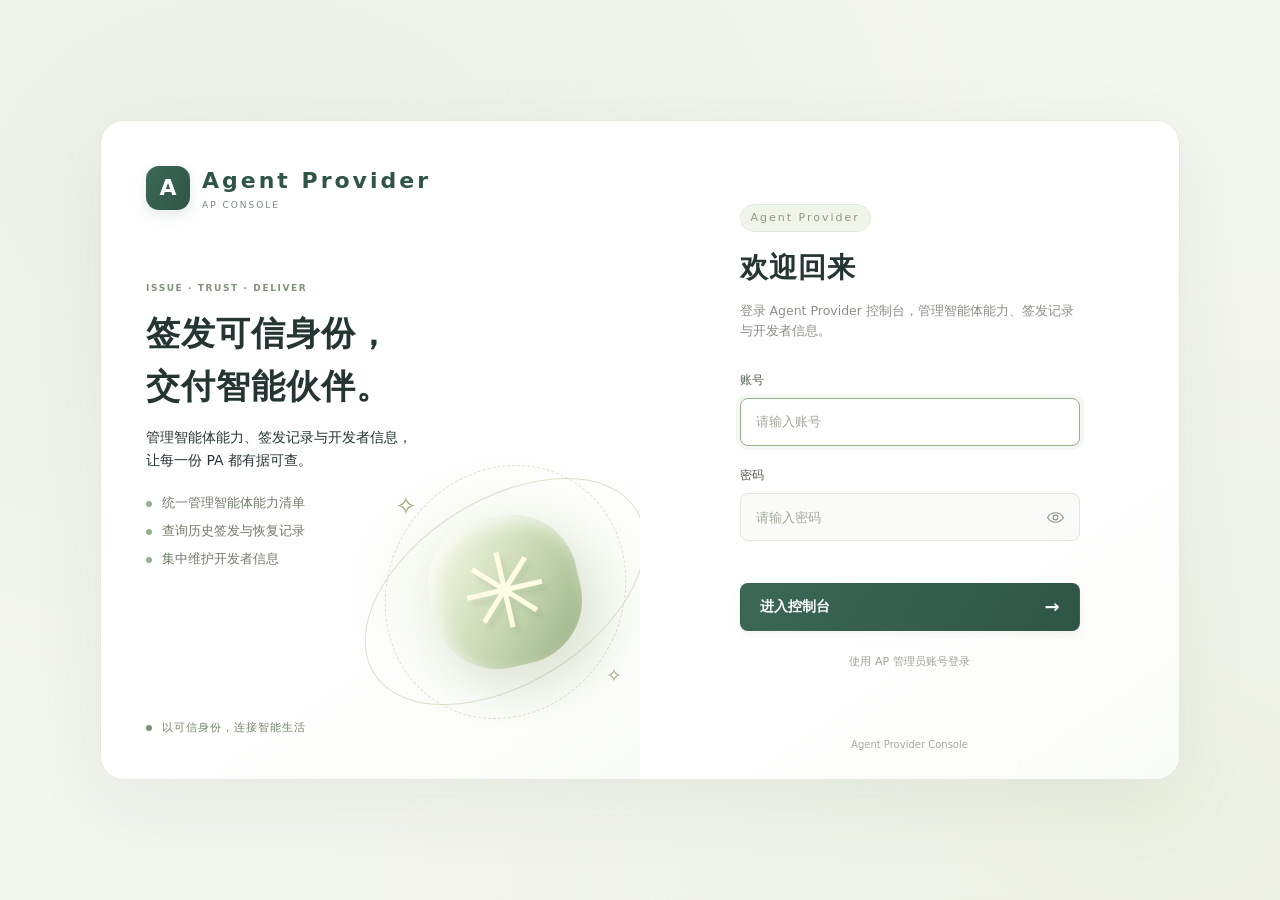
<file: app/web_ap/login.html>
<!doctype html>
<html lang="zh-CN">
<head>
<meta charset="utf-8">
<meta name="viewport" content="width=device-width, initial-scale=1">
<title>登录 · Agent Provider 控制台</title>
<style>
/* ============================================================
   AP 登录页 — 与 User 端 login.html 同构
   左：品牌欢迎区（米绿渐变 + 几何装饰）
   右：登录表单区
   ============================================================ */

:root {
  /* 品牌色（User 端同款墨绿系统） */
  --primary: #315c4c;
  --primary-hover: #274a3d;
  --primary-soft: #edf2eb;
  --primary-ink: #2f5545;
  --primary-border: #dbe5d3;

  /* 中性色 */
  --ink: #253632;
  --muted: #7a8580;
  --muted-2: #9aa79a;
  --border: #e4e9df;
  --bg: #f3f5ef;

  /* 语义色 */
  --danger: #ad5e4f;
  --danger-soft: #fff4ee;
  --danger-border: #f3d8c8;

  /* 圆角 */
  --radius-shell: 24px;
  --radius-btn: 8px;
  --radius-sm: 8px;

  --font-sans: "Segoe UI", "Microsoft YaHei", system-ui, -apple-system, sans-serif;

  --shadow-shell: 0 24px 80px #344b3910;
  --shadow-btn: 0 3px 8px #315c4c13;
}

* { box-sizing: border-box; }

html, body { height: 100%; }

body {
  margin: 0;
  background: var(--bg);
  color: var(--ink);
  font-family: var(--font-sans);
  font-size: 14px;
  line-height: 1.6;
  -webkit-font-smoothing: antialiased;
}

/* ---------- 外壳 ---------- */

.login-page {
  min-height: 100vh;
  min-height: 100svh;
  display: grid;
  place-items: center;
  padding: 40px;
  background:
    radial-gradient(ellipse at 20% 20%, #e5eddc99, transparent 55%),
    radial-gradient(ellipse at 90% 90%, #edf1e2, transparent 50%),
    var(--bg);
}

.login-shell {
  width: min(1080px, 100%);
  min-height: 660px;
  display: grid;
  grid-template-columns: 1fr 1fr;
  background: #fff;
  border: 1px solid var(--border);
  border-radius: var(--radius-shell);
  overflow: hidden;
  box-shadow: var(--shadow-shell);
  animation: welcome-enter 700ms cubic-bezier(.2,.7,.2,1) both;
}

/* ---------- 左：欢迎区 ---------- */

.welcome {
  position: relative;
  overflow: hidden;
  background: linear-gradient(145deg, #fff 65%, #f9fbf6);
  padding: 42px 45px;
  display: flex;
  flex-direction: column;
}

.brand {
  display: flex;
  align-items: center;
  gap: 12px;
  font-size: 22px;
  font-weight: 650;
  letter-spacing: 3px;
  color: var(--primary-ink);
  text-decoration: none;
  z-index: 1;
}
.brand small {
  display: block;
  font-size: 9px;
  letter-spacing: 2px;
  color: var(--muted);
  font-weight: 400;
}
.brand-icon {
  width: 44px;
  height: 44px;
  border-radius: 13px;
  display: inline-grid;
  place-items: center;
  background: linear-gradient(125deg, #3c6855, #2f5545);
  color: #fff;
  font-size: 22px;
  letter-spacing: 0;
  font-weight: 700;
  box-shadow: 0 5px 14px #315c4c20;
}

.welcome-copy {
  position: relative;
  z-index: 1;
  margin-top: 68px;
}
.welcome-copy .eyebrow {
  font-size: 9px;
  letter-spacing: 1.6px;
  color: #83917f !important;
  font-weight: 600;
  margin: 0 0 12px;
  text-transform: uppercase;
}
.welcome-copy h1 {
  font-size: 34px;
  line-height: 1.55;
  letter-spacing: 1px;
  margin: 0 0 14px;
  color: var(--ink);
  font-weight: 600;
}
.welcome-copy > p:last-child {
  font-size: 13px;
  line-height: 1.9;
  color: #788570;
  margin: 0;
}

/* 产品能力小列表（新增） */
.welcome-points {
  list-style: none;
  padding: 0;
  margin: 22px 0 0;
  display: flex;
  flex-direction: column;
  gap: 8px;
  position: relative;
  z-index: 1;
}
.welcome-points li {
  font-size: 12.5px;
  color: #6f7d6a;
  padding-left: 16px;
  position: relative;
}
.welcome-points li::before {
  content: "";
  position: absolute;
  left: 0; top: 8px;
  width: 6px; height: 6px;
  border-radius: 50%;
  background: #95b18a;
}

.welcome-foot {
  position: relative;
  z-index: 1;
  margin-top: auto;
  padding-top: 120px;
  font-size: 11px;
  letter-spacing: 1px;
  color: #75876b;
}
.green-dot {
  display: inline-block;
  width: 6px;
  height: 6px;
  background: #759778;
  border-radius: 50%;
  margin-right: 6px;
  vertical-align: middle;
}

/* 装饰几何图形 */
.welcome-art {
  position: absolute;
  width: 330px;
  height: 285px;
  right: -30px;
  bottom: 45px;
  display: grid;
  place-items: center;
  background: radial-gradient(ellipse, #d2deba66, transparent 67%);
  pointer-events: none;
}
.welcome-orb {
  width: 150px;
  height: 150px;
  display: grid;
  place-items: center;
  border-radius: 43%;
  transform: rotate(-13deg);
  background: linear-gradient(130deg, #fffff0, #c2d4ac 60%, #96ae82);
  box-shadow: inset 6px 8px 18px #ffffffb0, 12px 25px 38px #6b825323;
  color: #fffce2;
  font-size: 105px;
  line-height: 1;
  text-shadow: 3px 7px 4px #6d845b22;
  animation: orb-float 7s ease-in-out infinite;
}
.welcome-ring {
  position: absolute;
  border: 1px solid #b6c99d88;
  border-radius: 50%;
  width: 310px;
  height: 185px;
  transform: rotate(-32deg);
  animation: ring-orbit 38s linear infinite;
}
.ring-two {
  width: 235px;
  height: 260px;
  border-style: dashed;
  transform: rotate(30deg);
  animation-duration: 49s;
  animation-direction: reverse;
}
.spark {
  position: absolute;
  color: #98ad7f;
  font-size: 26px;
  animation: twinkle 5s ease-in-out infinite;
}
.spark-one { top: 37px; left: 55px; }
.spark-two { bottom: 44px; right: 48px; font-size: 19px; animation-delay: -2.5s; }

/* ---------- 右：登录区 ---------- */

.login-side {
  position: relative;
  display: flex;
  align-items: center;
  justify-content: center;
  padding: 65px 55px 90px;
  background: linear-gradient(145deg, #fff 65%, #f9fbf6);
}

.login-content {
  width: 100%;
  max-width: 340px;
  animation: welcome-enter 800ms 100ms cubic-bezier(.2,.7,.2,1) both;
}

.login-kicker {
  font-size: 11px;
  letter-spacing: 2px;
  color: #8a9982;
  padding: 4px 10px;
  border-radius: 20px;
  background: #f0f5ea;
  border: 1px solid #e2eadb;
  display: inline-block;
}

.login-content h2 {
  font-size: 28px;
  letter-spacing: 1px;
  margin: 14px 0 10px;
  color: var(--ink);
  font-weight: 600;
}

.login-description {
  color: #899187;
  font-size: 12.5px;
  margin: 0 0 30px;
}

/* 表单 */
.login-content label {
  display: block;
  font-size: 12px;
  margin: 20px 0 8px;
  color: #52634f;
  font-weight: 550;
}

.login-content input {
  width: 100%;
  height: 48px;
  padding: 12px 15px;
  font: inherit;
  font-size: 13px;
  background: #fafbf8;
  border: 1px solid #e0e6da;
  border-radius: var(--radius-sm);
  color: var(--ink);
  outline: none;
  transition: border-color 200ms ease, box-shadow 200ms ease, background-color 200ms ease;
}
.login-content input::placeholder { color: #a0a99a; }
.login-content input:hover { border-color: #d5dccc; }
.login-content input:focus {
  background-color: #fff;
  border-color: #95b18a;
  box-shadow: 0 0 0 4px #9cb68a1c;
}

.password-field { position: relative; }
.password-field input { padding-right: 49px; }
.password-field button {
  position: absolute;
  right: 5px; top: 5px;
  width: 39px; height: 39px;
  display: grid; place-items: center;
  background: none;
  color: #8b9983;
  border: none;
  border-radius: 6px;
  cursor: pointer;
  transition: background 180ms ease, color 180ms ease;
}
.password-field button:hover { background: #edf2eb; color: var(--primary-ink); }

/* 错误提示 */
#login-error {
  min-height: 24px;
  margin: 12px 0 6px;
  font-size: 12px;
  color: var(--danger);
  transition: padding 200ms ease, background 200ms ease;
}
#login-error:not(:empty) {
  padding: 9px 12px;
  background: var(--danger-soft);
  border-radius: 7px;
  border-left: 3px solid #d8a082;
  animation: message-enter 240ms ease-out;
}

/* 提交按钮 */
.login-submit {
  width: 100%;
  height: 48px;
  margin-top: 6px;
  display: flex;
  align-items: center;
  justify-content: space-between;
  padding: 0 19px;
  font: inherit;
  font-size: 13.5px;
  font-weight: 600;
  color: #fff;
  background: linear-gradient(125deg, #3c6855, #2f5545);
  border: 1px solid #2f55451a;
  border-radius: var(--radius-btn);
  box-shadow: var(--shadow-btn);
  cursor: pointer;
  transition: transform 180ms ease, box-shadow 180ms ease, background 180ms ease;
}
.login-submit:hover:not(:disabled) {
  transform: translateY(-2px);
  box-shadow: 0 6px 16px #315c4c25;
  background: linear-gradient(125deg, #355c4b, #274a3d);
}
.login-submit:active:not(:disabled) {
  transform: translateY(1px) scale(.985);
  box-shadow: none;
  transition-duration: 70ms;
}
.login-submit:disabled { opacity: .65; cursor: not-allowed; }
.login-submit span {
  font-size: 18px;
  transition: transform 180ms ease;
}
.login-submit:hover:not(:disabled) span { transform: translateX(4px); }
.login-submit:focus-visible {
  outline: 3px solid #a3bf96;
  outline-offset: 3px;
}

/* busy 状态小转圈 */
.login-submit[aria-busy="true"]::after {
  content: '';
  width: 15px; height: 15px;
  border: 2px solid #ffffff55;
  border-top-color: #fff;
  border-radius: 50%;
  animation: spin 850ms linear infinite;
}

.login-help {
  text-align: center;
  font-size: 11px;
  color: #9ca594;
  margin: 22px 0 0;
}

.login-footer {
  position: absolute;
  bottom: 26px;
  left: 15px; right: 15px;
  text-align: center;
  font-size: 10px;
  color: #a4ad9d;
  margin: 0;
}

/* ---------- 动画 ---------- */

@keyframes welcome-enter {
  from { opacity: 0; transform: translateY(12px); }
  to   { opacity: 1; transform: translateY(0); }
}
@keyframes message-enter {
  from { opacity: 0; transform: translateY(3px); }
  to   { opacity: 1; transform: translateY(0); }
}
@keyframes orb-float {
  0%, 100% { transform: translateY(0) rotate(-13deg); }
  50%      { transform: translateY(-10px) rotate(-7deg); }
}
@keyframes ring-orbit {
  from { transform: rotate(-32deg); }
  to   { transform: rotate(328deg); }
}
@keyframes twinkle {
  0%, 100% { opacity: .45; transform: scale(.9); }
  50%      { opacity: .9;  transform: scale(1.08); }
}
@keyframes spin { to { transform: rotate(360deg); } }

/* ---------- 响应式 ---------- */

@media (max-width: 760px) {
  .login-page { padding: 20px; }
  .login-shell {
    grid-template-columns: 1fr;
    max-width: 470px;
    min-height: 0;
    border-radius: 18px;
  }
  .welcome {
    padding: 27px 30px;
    min-height: 205px;
  }
  .welcome-copy { margin-top: 22px; }
  .welcome-copy .eyebrow,
  .welcome-copy > p:last-child,
  .welcome-points,
  .welcome-foot { display: none; }
  .welcome-copy h1 { font-size: 24px; line-height: 1.5; margin: 0; }
  .welcome-art {
    width: 180px; height: 170px;
    right: -8px; bottom: -22px;
    opacity: .65;
  }
  .welcome-orb { width: 85px; height: 85px; font-size: 62px; }
  .welcome-ring { width: 170px; height: 105px; }
  .ring-two { width: 130px; height: 145px; }
  .spark { display: none; }
  .login-side { padding: 33px 30px 72px; }
  .login-content { max-width: none; }
  .login-content h2 { font-size: 26px; margin-top: 8px; }
  .login-description { margin-bottom: 23px; }
  .login-footer { bottom: 21px; }
  .login-content label { margin-top: 17px; }
}

@media (prefers-reduced-motion: reduce) {
  *, *::before, *::after {
    animation: none !important;
    transition: none !important;
  }
  .login-submit:hover:not(:disabled) { transform: none; }
  .login-submit:hover:not(:disabled) span { transform: none; }
}
</style>
</head>
<body>

<div class="login-page">
  <div class="login-shell">

    <!-- ============ 左：欢迎区 ============ -->
    <section class="welcome" aria-label="品牌欢迎">
      <a class="brand" href="/ap/login">
        <span class="brand-icon">A</span>
        <span>
          Agent Provider
          <small>AP CONSOLE</small>
        </span>
      </a>

      <div class="welcome-copy">
        <p class="eyebrow">ISSUE · TRUST · DELIVER</p>
        <h1>签发可信身份，<br>交付智能伙伴。</h1>
        <p>管理智能体能力、签发记录与开发者信息，<br>让每一份 PA 都有据可查。</p>

        <ul class="welcome-points">
          <li>统一管理智能体能力清单</li>
          <li>查询历史签发与恢复记录</li>
          <li>集中维护开发者信息</li>
        </ul>
      </div>

      <div class="welcome-art" aria-hidden="true">
        <div class="welcome-ring ring-one"></div>
        <div class="welcome-ring ring-two"></div>
        <div class="welcome-orb">✳</div>
        <span class="spark spark-one">✧</span>
        <span class="spark spark-two">✧</span>
      </div>

      <div class="welcome-foot">
        <span class="green-dot"></span> 以可信身份，连接智能生活
      </div>
    </section>

    <!-- ============ 右：登录区 ============ -->
    <section class="login-side" aria-labelledby="login-title">
      <div class="login-content">
        <span class="login-kicker">Agent Provider</span>
        <h2 id="login-title">欢迎回来</h2>
        <p class="login-description">登录 Agent Provider 控制台，管理智能体能力、签发记录与开发者信息。</p>

        <form id="login-form" autocomplete="on">
          <label for="username">账号</label>
          <input id="username" name="username" type="text"
                 placeholder="请输入账号" autocomplete="username"
                 autofocus maxlength="128" required>

          <label for="password">密码</label>
          <div class="password-field">
            <input id="password" name="password" type="password"
                   placeholder="请输入密码" autocomplete="current-password" required>
            <button type="button" id="toggle-password"
                    aria-label="显示密码" aria-pressed="false">
              <svg viewBox="0 0 24 24" width="19" height="19" fill="none"
                   stroke="currentColor" stroke-width="1.5" aria-hidden="true">
                <path d="M2 12s3.5-6 10-6 10 6 10 6-3.5 6-10 6S2 12 2 12Z"/>
                <circle cx="12" cy="12" r="3"/>
              </svg>
            </button>
          </div>

          <p id="login-error" role="alert" aria-live="polite"></p>

          <button type="submit" class="login-submit" id="submit">
            进入控制台 <span aria-hidden="true">→</span>
          </button>
        </form>

        <p class="login-help">使用 AP 管理员账号登录</p>
      </div>

      <p class="login-footer">Agent Provider Console</p>
    </section>

  </div>
</div>

<script>
(function () {
  var LOGIN_URL = "/v1/ap/login";
  var HOME_URL  = "/ap";

  var form      = document.getElementById('login-form');
  var userEl    = document.getElementById('username');
  var pwdEl     = document.getElementById('password');
  var btn       = document.getElementById('submit');
  var errBox    = document.getElementById('login-error');
  var toggle    = document.getElementById('toggle-password');

  /* ?next= 回跳，挡开放重定向 */
  var params = new URLSearchParams(location.search);
  var next   = params.get('next') || '';
  if (!next || next.charAt(0) !== '/' || next.indexOf('//') === 0) {
    next = HOME_URL;
  }

  /* 密码可见切换 */
  toggle.addEventListener('click', function () {
    var shown = pwdEl.type === 'text';
    pwdEl.type = shown ? 'password' : 'text';
    toggle.setAttribute('aria-pressed', String(!shown));
    toggle.setAttribute('aria-label', shown ? '显示密码' : '隐藏密码');
    pwdEl.focus();
  });

  function showError(msg) { errBox.textContent = msg; }
  function clearError()   { errBox.textContent = ''; }

  [userEl, pwdEl].forEach(function (el) {
    el.addEventListener('input', clearError);
  });

  form.addEventListener('submit', async function (e) {
    e.preventDefault();
    var u = userEl.value.trim();
    var p = pwdEl.value;

    if (!u) { showError('请输入账号'); userEl.focus(); return; }
    if (!p) { showError('请输入密码'); pwdEl.focus(); return; }

    btn.disabled = true;
    btn.setAttribute('aria-busy', 'true');
    btn.firstChild.nodeValue = '登录中 ';
    clearError();

    try {
      var r = await fetch(LOGIN_URL, {
        method: 'POST',
        headers: { 'Content-Type': 'application/json' },
        credentials: 'same-origin',
        body: JSON.stringify({ username: u, password: p })
      });

      if (r.ok) {
        btn.firstChild.nodeValue = '登录成功，正在进入 ';
        location.replace(next);
        return;
      }

      var msg = '登录失败，请重试';
      if (r.status === 401) {
        msg = '账号或密码错误';
      } else {
        try {
          var d = await r.json();
          if (d && (d.detail === 'unauthorized')) msg = '登录状态异常，请重试';
          else if (d && typeof d.detail === 'string' && d.detail !== 'invalid_credentials') msg = d.detail;
        } catch (_) {}
      }
      showError(msg);
    } catch (err) {
      showError('无法连接服务，请确认后端已启动');
    } finally {
      btn.disabled = false;
      btn.removeAttribute('aria-busy');
      btn.firstChild.nodeValue = '进入控制台 ';
    }
  });
})();
</script>
</body>
</html>
</file>
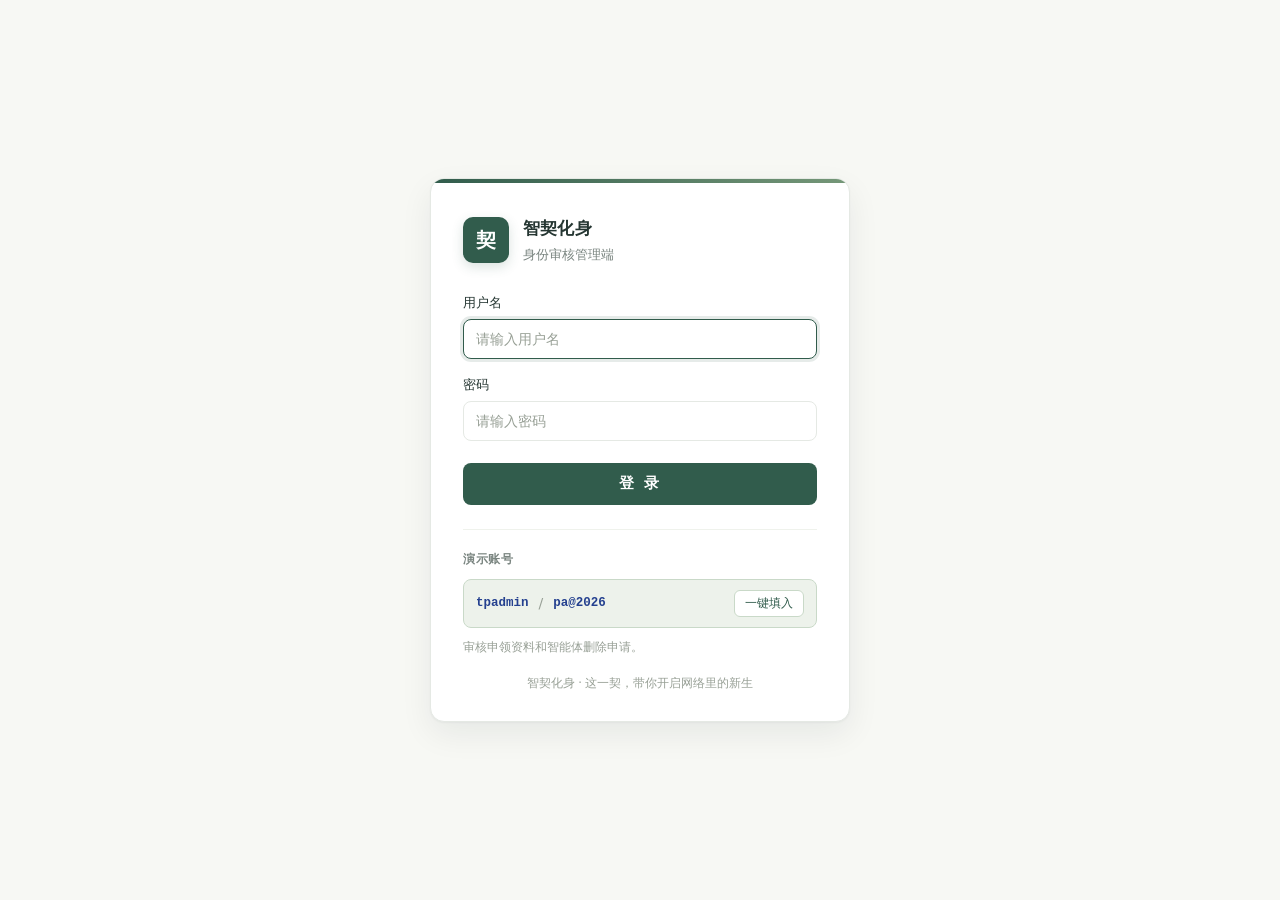
<file: app/web_tp/login.html>
<!doctype html>
<html lang="zh-CN">
<head>
<meta charset="utf-8">
<meta name="viewport" content="width=device-width, initial-scale=1">
<title>智契化身 · 身份审核登录</title>
<style>
  :root {
    --primary:        #315c4c;
    --primary-hover:  #274c3e;
    --primary-soft:   #edf2eb;
    --primary-border: #c9d9c8;
    --bg:             #f7f8f4;
    --surface:        #ffffff;
    --text-title:     #253632;
    --text-body:      #253632;
    --text-muted:     #7a8580;
    --text-faint:     #98a096;
    --border:         #e5e9e4;
    --divider:        #eff2ec;
    --danger:         #dc2626;
    --danger-soft:    #fef2f2;
    --radius-lg:      14px;
    --radius-md:      10px;
    --radius-sm:      8px;
  }
  * { box-sizing: border-box; }
  html, body { height: 100%; }
  body {
    margin: 0;
    background: var(--bg);
    color: var(--text-body);
    font-family: system-ui, -apple-system, "Segoe UI", "Microsoft YaHei", "PingFang SC", sans-serif;
    font-size: 14px;
    line-height: 1.6;
    display: flex;
    align-items: center;
    justify-content: center;
    padding: 24px;
    -webkit-font-smoothing: antialiased;
  }

  .card {
    width: 100%;
    max-width: 420px;
    background: var(--surface);
    border: 1px solid var(--border);
    border-radius: var(--radius-lg);
    box-shadow: 0 1px 2px rgba(15, 23, 42, .04), 0 12px 32px rgba(15, 23, 42, .07);
    overflow: hidden;
  }
  .card-bar { height: 4px; background: linear-gradient(90deg, #315c4c 0%, #759778 100%); }
  .card-body { padding: 32px 32px 28px; }

  .brand { display: flex; align-items: center; gap: 14px; margin-bottom: 28px; }
  .brand-mark {
    width: 46px; height: 46px; flex: 0 0 46px;
    border-radius: var(--radius-md);
    background: #315c4c;
    color: #fff;
    display: flex; align-items: center; justify-content: center;
    font-size: 20px; font-weight: 700; letter-spacing: .5px;
    box-shadow: 0 4px 12px rgba(49, 92, 76, .18);
  }
  .brand-text h1 {
    margin: 0; font-size: 17px; font-weight: 650;
    color: var(--text-title); letter-spacing: .2px;
  }
  .brand-text p { margin: 2px 0 0; font-size: 12.5px; color: var(--text-muted); }

  .field { margin-bottom: 16px; }
  .field label {
    display: block; margin-bottom: 6px;
    font-size: 12.5px; font-weight: 550; color: var(--text-body);
  }
  .field input {
    width: 100%; height: 40px; padding: 0 12px;
    font-size: 14px; font-family: inherit; color: var(--text-title);
    background: #fff;
    border: 1px solid var(--border);
    border-radius: var(--radius-sm);
    outline: none;
    transition: border-color .15s ease, box-shadow .15s ease;
  }
  .field input::placeholder { color: var(--text-faint); }
  .field input:hover { border-color: #d5dbe6; }
  .field input:focus {
    border-color: var(--primary);
    box-shadow: 0 0 0 3px rgba(49, 92, 76, .12);
  }

  .alert {
    display: none;
    align-items: flex-start; gap: 8px;
    margin-bottom: 16px; padding: 10px 12px;
    font-size: 13px; color: var(--danger);
    background: var(--danger-soft);
    border: 1px solid #fecaca;
    border-radius: var(--radius-sm);
  }
  .alert.show { display: flex; animation: fade .18s ease; }
  @keyframes fade { from { opacity: 0; transform: translateY(-3px); } to { opacity: 1; transform: none; } }

  .btn {
    width: 100%; height: 42px; margin-top: 6px;
    font-size: 14.5px; font-weight: 600; font-family: inherit; letter-spacing: 2px;
    color: #fff; background: var(--primary);
    border: none; border-radius: var(--radius-sm);
    cursor: pointer;
    transition: background .15s ease, box-shadow .15s ease;
  }
  .btn:hover:not(:disabled) { background: var(--primary-hover); box-shadow: 0 4px 14px rgba(49, 92, 76, .2); }
  .btn:active:not(:disabled) { transform: translateY(1px); }
  .btn:disabled { opacity: .65; cursor: not-allowed; letter-spacing: 1px; }

  .hint {
    margin-top: 24px; padding-top: 20px;
    border-top: 1px solid var(--divider);
  }
  .hint-title {
    font-size: 12px; font-weight: 600; color: var(--text-muted);
    text-transform: uppercase; letter-spacing: .6px; margin-bottom: 10px;
  }
  .hint-row {
    display: flex; align-items: center; gap: 10px;
    padding: 10px 12px;
    background: var(--primary-soft);
    border: 1px solid var(--primary-border);
    border-radius: var(--radius-sm);
  }
  .hint-row code {
    font-family: "SFMono-Regular", Consolas, "Liberation Mono", monospace;
    font-size: 12.5px; color: #24408f; font-weight: 600;
  }
  .hint-sep { color: var(--text-faint); }
  .hint-row .fill {
    margin-left: auto;
    padding: 4px 10px;
    font-size: 12px; font-family: inherit; font-weight: 550;
    color: var(--primary); background: #fff;
    border: 1px solid var(--primary-border);
    border-radius: 6px; cursor: pointer;
    transition: background .15s ease;
  }
  .hint-row .fill:hover { background: #fff; border-color: var(--primary); }
  .hint-note { margin: 10px 0 0; font-size: 11.5px; color: var(--text-faint); }

  .foot {
    margin-top: 18px; text-align: center;
    font-size: 11.5px; color: var(--text-faint);
  }
  @media (max-width: 480px) {
    .card-body { padding: 26px 20px 22px; }
  }
</style>
</head>
<body>
  <div class="card">
    <div class="card-bar"></div>
    <div class="card-body">
      <div class="brand">
        <div class="brand-mark">契</div>
        <div class="brand-text">
          <h1>智契化身</h1>
          <p>身份审核管理端</p>
        </div>
      </div>

      <div class="alert" id="alert"><span>&#9888;</span><span id="alertText"></span></div>

      <form id="form" autocomplete="on">
        <div class="field">
          <label for="username">用户名</label>
          <input id="username" name="username" type="text" placeholder="请输入用户名" autocomplete="username" autofocus>
        </div>
        <div class="field">
          <label for="password">密码</label>
          <input id="password" name="password" type="password" placeholder="请输入密码" autocomplete="current-password">
        </div>
        <button class="btn" type="submit" id="submit">登 录</button>
      </form>

      <div class="hint">
        <div class="hint-title">演示账号</div>
        <div class="hint-row">
          <code>tpadmin</code>
          <span class="hint-sep">/</span>
          <code>pa@2026</code>
          <button type="button" class="fill" id="fill">一键填入</button>
        </div>
        <p class="hint-note">审核申领资料和智能体删除申请。</p>
      </div>

      <div class="foot">智契化身 · 这一契，带你开启网络里的新生</div>
    </div>
  </div>

<script>
(function () {
  var LOGIN_URL  = "/v1/tp/login";
  var HOME_URL   = "/tp";
  var DEMO_USER  = "tpadmin";
  var DEMO_PWD   = "pa@2026";

  var form      = document.getElementById('form');
  var userEl    = document.getElementById('username');
  var pwdEl     = document.getElementById('password');
  var btn       = document.getElementById('submit');
  var alertBox  = document.getElementById('alert');
  var alertText = document.getElementById('alertText');

  // 支持 ?next= 回跳，但要挡住开放重定向：只接受本端路径
  var params = new URLSearchParams(location.search);
  var next   = params.get('next') || '';
  if (!next || next.charAt(0) !== '/' || next.indexOf('//') === 0) {
    next = HOME_URL;
  }

  document.getElementById('fill').addEventListener('click', function () {
    userEl.value = DEMO_USER;
    pwdEl.value  = DEMO_PWD;
    hideAlert();
    pwdEl.focus();
  });

  function showAlert(msg) {
    alertText.textContent = msg;
    alertBox.classList.add('show');
  }
  function hideAlert() { alertBox.classList.remove('show'); }

  [userEl, pwdEl].forEach(function (el) {
    el.addEventListener('input', hideAlert);
  });

  form.addEventListener('submit', async function (e) {
    e.preventDefault();
    var u = userEl.value.trim();
    var p = pwdEl.value;
    if (!u) { showAlert('请输入用户名'); userEl.focus(); return; }
    if (!p) { showAlert('请输入密码'); pwdEl.focus(); return; }

    btn.disabled = true;
    btn.textContent = '登录中…';
    hideAlert();

    try {
      var r = await fetch(LOGIN_URL, {
        method: 'POST',
        headers: { 'Content-Type': 'application/json' },
        credentials: 'same-origin',
        body: JSON.stringify({ username: u, password: p })
      });

      if (r.ok) {
        btn.textContent = '登录成功，正在进入…';
        location.replace(next);
        return;
      }

      var msg = '登录失败，请重试';
      if (r.status === 401) {
        msg = '用户名或密码错误';
      } else {
        try {
          var d = await r.json();
          if (d && (d.detail === 'unauthorized')) { msg = '登录状态异常，请重试'; }
          else if (d && typeof d.detail === 'string' && d.detail !== 'invalid_credentials') { msg = d.detail; }
        } catch (_) {}
      }
      showAlert(msg);
    } catch (err) {
      showAlert('无法连接服务，请确认后端已启动');
    } finally {
      btn.disabled = false;
      btn.textContent = '登 录';
    }
  });
})();
</script>
</body>
</html>
</file>
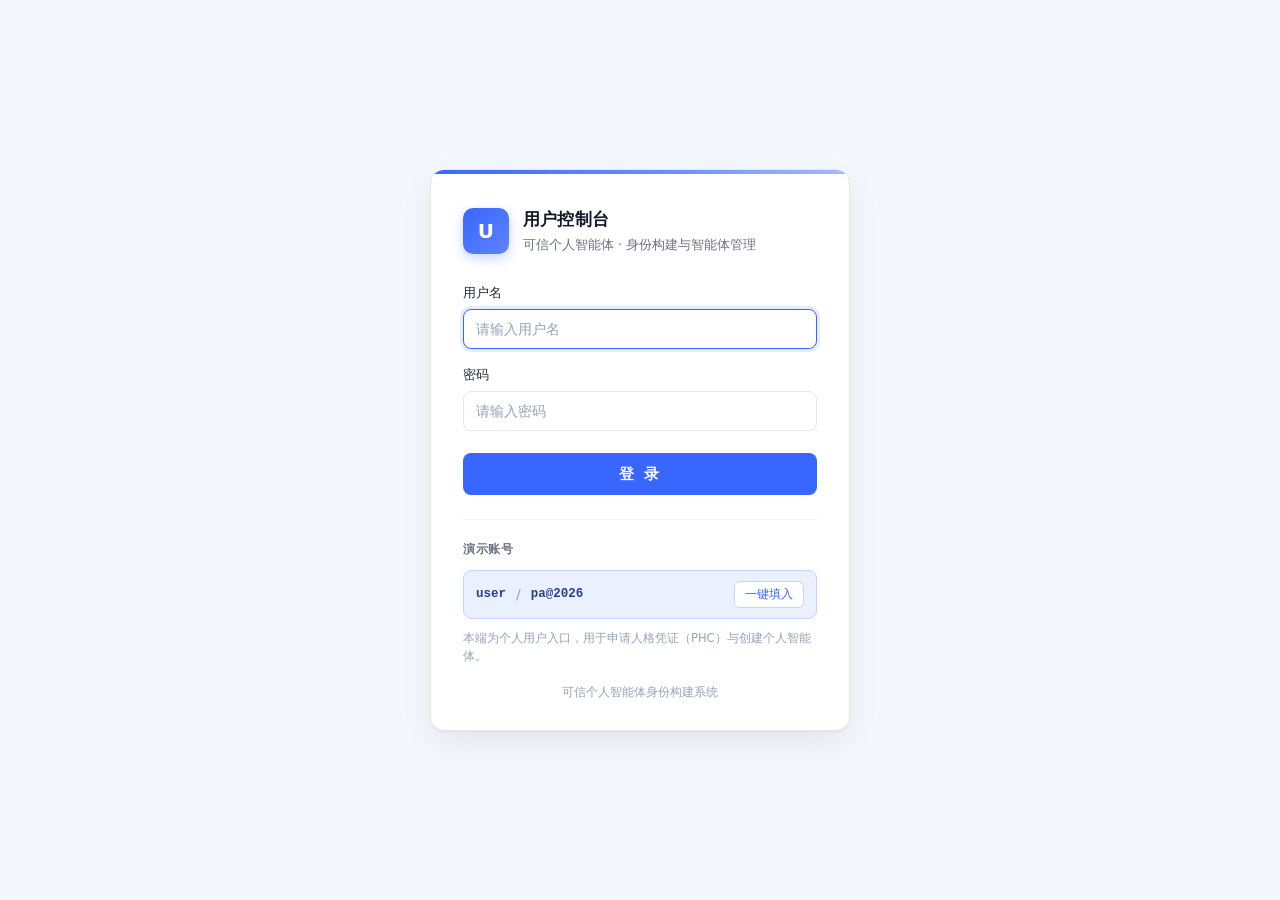
<file: app/web_user/login.html>
<!doctype html>
<html lang="zh-CN">
<head>
<meta charset="utf-8">
<meta name="viewport" content="width=device-width, initial-scale=1">
<title>智契化身 · 登录 · 用户控制台</title>
<style>
  :root {
    --primary:        #3867ff;
    --primary-hover:  #2d52cc;
    --primary-soft:   #ebf0ff;
    --primary-border: #c7d4ff;
    --bg:             #f4f7fb;
    --surface:        #ffffff;
    --text-title:     #0f172a;
    --text-body:      #1f2937;
    --text-muted:     #6b7280;
    --text-faint:     #94a3b8;
    --border:         #e5e7eb;
    --divider:        #eef2f7;
    --danger:         #dc2626;
    --danger-soft:    #fef2f2;
    --radius-lg:      14px;
    --radius-md:      10px;
    --radius-sm:      8px;
  }
  * { box-sizing: border-box; }
  html, body { height: 100%; }
  body {
    margin: 0;
    background: var(--bg);
    color: var(--text-body);
    font-family: system-ui, -apple-system, "Segoe UI", "Microsoft YaHei", "PingFang SC", sans-serif;
    font-size: 14px;
    line-height: 1.6;
    display: flex;
    align-items: center;
    justify-content: center;
    padding: 24px;
    -webkit-font-smoothing: antialiased;
  }

  .card {
    width: 100%;
    max-width: 420px;
    background: var(--surface);
    border: 1px solid var(--border);
    border-radius: var(--radius-lg);
    box-shadow: 0 1px 2px rgba(15, 23, 42, .04), 0 12px 32px rgba(15, 23, 42, .07);
    overflow: hidden;
  }
  .card-bar { height: 4px; background: linear-gradient(90deg, #3867ff 0%, #6b8cff 55%, #a5b9ff 100%); }
  .card-body { padding: 32px 32px 28px; }

  .brand { display: flex; align-items: center; gap: 14px; margin-bottom: 28px; }
  .brand-mark {
    width: 46px; height: 46px; flex: 0 0 46px;
    border-radius: var(--radius-md);
    background: linear-gradient(135deg, #3867ff 0%, #5f83ff 100%);
    color: #fff;
    display: flex; align-items: center; justify-content: center;
    font-size: 20px; font-weight: 700; letter-spacing: .5px;
    box-shadow: 0 4px 12px rgba(56, 103, 255, .28);
  }
  .brand-text h1 {
    margin: 0; font-size: 17px; font-weight: 650;
    color: var(--text-title); letter-spacing: .2px;
  }
  .brand-text p { margin: 2px 0 0; font-size: 12.5px; color: var(--text-muted); }

  .field { margin-bottom: 16px; }
  .field label {
    display: block; margin-bottom: 6px;
    font-size: 12.5px; font-weight: 550; color: var(--text-body);
  }
  .field input {
    width: 100%; height: 40px; padding: 0 12px;
    font-size: 14px; font-family: inherit; color: var(--text-title);
    background: #fff;
    border: 1px solid var(--border);
    border-radius: var(--radius-sm);
    outline: none;
    transition: border-color .15s ease, box-shadow .15s ease;
  }
  .field input::placeholder { color: var(--text-faint); }
  .field input:hover { border-color: #d5dbe6; }
  .field input:focus {
    border-color: var(--primary);
    box-shadow: 0 0 0 3px rgba(56, 103, 255, .12);
  }

  .alert {
    display: none;
    align-items: flex-start; gap: 8px;
    margin-bottom: 16px; padding: 10px 12px;
    font-size: 13px; color: var(--danger);
    background: var(--danger-soft);
    border: 1px solid #fecaca;
    border-radius: var(--radius-sm);
  }
  .alert.show { display: flex; animation: fade .18s ease; }
  @keyframes fade { from { opacity: 0; transform: translateY(-3px); } to { opacity: 1; transform: none; } }

  .btn {
    width: 100%; height: 42px; margin-top: 6px;
    font-size: 14.5px; font-weight: 600; font-family: inherit; letter-spacing: 2px;
    color: #fff; background: var(--primary);
    border: none; border-radius: var(--radius-sm);
    cursor: pointer;
    transition: background .15s ease, box-shadow .15s ease;
  }
  .btn:hover:not(:disabled) { background: var(--primary-hover); box-shadow: 0 4px 14px rgba(56, 103, 255, .3); }
  .btn:active:not(:disabled) { transform: translateY(1px); }
  .btn:disabled { opacity: .65; cursor: not-allowed; letter-spacing: 1px; }

  .hint {
    margin-top: 24px; padding-top: 20px;
    border-top: 1px solid var(--divider);
  }
  .hint-title {
    font-size: 12px; font-weight: 600; color: var(--text-muted);
    text-transform: uppercase; letter-spacing: .6px; margin-bottom: 10px;
  }
  .hint-row {
    display: flex; align-items: center; gap: 10px;
    padding: 10px 12px;
    background: var(--primary-soft);
    border: 1px solid var(--primary-border);
    border-radius: var(--radius-sm);
  }
  .hint-row code {
    font-family: "SFMono-Regular", Consolas, "Liberation Mono", monospace;
    font-size: 12.5px; color: #24408f; font-weight: 600;
  }
  .hint-sep { color: var(--text-faint); }
  .hint-row .fill {
    margin-left: auto;
    padding: 4px 10px;
    font-size: 12px; font-family: inherit; font-weight: 550;
    color: var(--primary); background: #fff;
    border: 1px solid var(--primary-border);
    border-radius: 6px; cursor: pointer;
    transition: background .15s ease;
  }
  .hint-row .fill:hover { background: #fff; border-color: var(--primary); }
  .hint-note { margin: 10px 0 0; font-size: 11.5px; color: var(--text-faint); }

  .foot {
    margin-top: 18px; text-align: center;
    font-size: 11.5px; color: var(--text-faint);
  }
  @media (max-width: 480px) {
    .card-body { padding: 26px 20px 22px; }
  }
</style>
</head>
<body>
  <div class="card">
    <div class="card-bar"></div>
    <div class="card-body">
      <div class="brand">
        <div class="brand-mark">U</div>
        <div class="brand-text">
          <h1>用户控制台</h1>
          <p>可信个人智能体 · 身份构建与智能体管理</p>
        </div>
      </div>

      <div class="alert" id="alert"><span>&#9888;</span><span id="alertText"></span></div>

      <form id="form" autocomplete="on">
        <div class="field">
          <label for="username">用户名</label>
          <input id="username" name="username" type="text" placeholder="请输入用户名" autocomplete="username" autofocus>
        </div>
        <div class="field">
          <label for="password">密码</label>
          <input id="password" name="password" type="password" placeholder="请输入密码" autocomplete="current-password">
        </div>
        <button class="btn" type="submit" id="submit">登 录</button>
      </form>

      <div class="hint">
        <div class="hint-title">演示账号</div>
        <div class="hint-row">
          <code>user</code>
          <span class="hint-sep">/</span>
          <code>pa@2026</code>
          <button type="button" class="fill" id="fill">一键填入</button>
        </div>
        <p class="hint-note">本端为个人用户入口，用于申请人格凭证（PHC）与创建个人智能体。</p>
      </div>

      <div class="foot">可信个人智能体身份构建系统</div>
    </div>
  </div>

<script>
(function () {
  var LOGIN_URL  = "/user/api/login";
  var HOME_URL   = "/user";
  var DEMO_USER  = "user";
  var DEMO_PWD   = "pa@2026";

  var form      = document.getElementById('form');
  var userEl    = document.getElementById('username');
  var pwdEl     = document.getElementById('password');
  var btn       = document.getElementById('submit');
  var alertBox  = document.getElementById('alert');
  var alertText = document.getElementById('alertText');

  // 支持 ?next= 回跳，但要挡住开放重定向：只接受本端路径
  var params = new URLSearchParams(location.search);
  var next   = params.get('next') || '';
  if (!next || next.charAt(0) !== '/' || next.indexOf('//') === 0) {
    next = HOME_URL;
  }

  document.getElementById('fill').addEventListener('click', function () {
    userEl.value = DEMO_USER;
    pwdEl.value  = DEMO_PWD;
    hideAlert();
    pwdEl.focus();
  });

  function showAlert(msg) {
    alertText.textContent = msg;
    alertBox.classList.add('show');
  }
  function hideAlert() { alertBox.classList.remove('show'); }

  [userEl, pwdEl].forEach(function (el) {
    el.addEventListener('input', hideAlert);
  });

  form.addEventListener('submit', async function (e) {
    e.preventDefault();
    var u = userEl.value.trim();
    var p = pwdEl.value;
    if (!u) { showAlert('请输入用户名'); userEl.focus(); return; }
    if (!p) { showAlert('请输入密码'); pwdEl.focus(); return; }

    btn.disabled = true;
    btn.textContent = '登录中…';
    hideAlert();

    try {
      var r = await fetch(LOGIN_URL, {
        method: 'POST',
        headers: { 'Content-Type': 'application/json' },
        credentials: 'same-origin',
        body: JSON.stringify({ username: u, password: p })
      });

      if (r.ok) {
        btn.textContent = '登录成功，正在进入…';
        location.replace(next);
        return;
      }

      var msg = '登录失败，请重试';
      if (r.status === 401) {
        msg = '用户名或密码错误';
      } else {
        try {
          var d = await r.json();
          if (d && (d.detail === 'unauthorized')) { msg = '登录状态异常，请重试'; }
          else if (d && typeof d.detail === 'string' && d.detail !== 'invalid_credentials') { msg = d.detail; }
        } catch (_) {}
      }
      showAlert(msg);
    } catch (err) {
      showAlert('无法连接服务，请确认后端已启动');
    } finally {
      btn.disabled = false;
      btn.textContent = '登 录';
    }
  });
})();
</script>
</body>
</html>
</file>
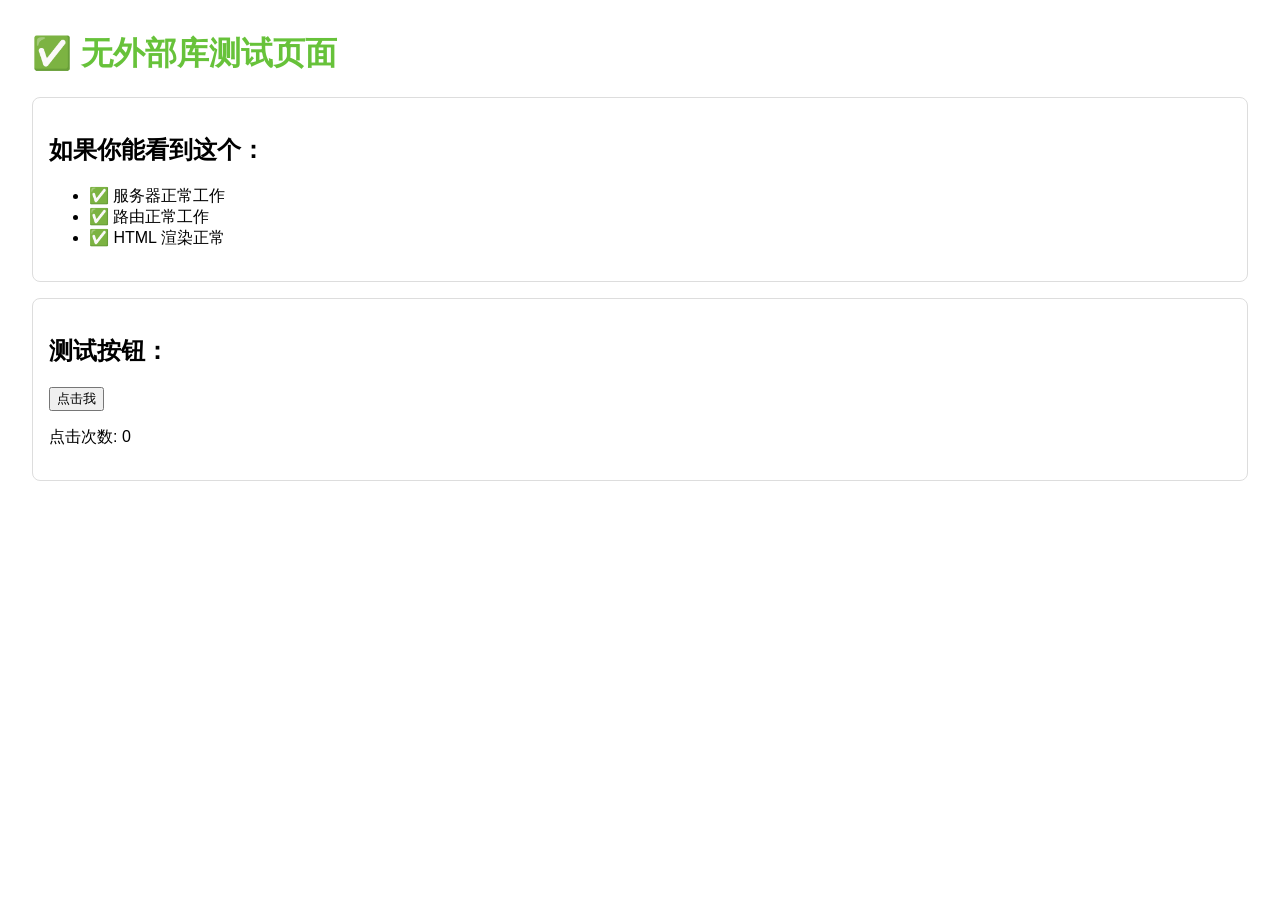
<file: app/web_user/no-library.html>
<!doctype html>
<html>
<head>
  <meta charset="utf-8">
  <title>无外部库测试</title>
  <style>
    body { font-family: Arial, sans-serif; margin: 2rem; }
    .success { color: #67c23a; }
    .section { margin: 1rem 0; padding: 1rem; border: 1px solid #ddd; border-radius: 8px; }
  </style>
</head>
<body>
  <h1 class="success">✅ 无外部库测试页面</h1>
  
  <div class="section">
    <h2>如果你能看到这个：</h2>
    <ul>
      <li>✅ 服务器正常工作</li>
      <li>✅ 路由正常工作</li>
      <li>✅ HTML 渲染正常</li>
    </ul>
  </div>
  
  <div class="section">
    <h2>测试按钮：</h2>
    <button onclick="testClick()">点击我</button>
    <p id="counter">点击次数: 0</p>
  </div>
  
  <script>
    let count = 0;
    function testClick() {
      count++;
      document.getElementById('counter').textContent = '点击次数: ' + count;
    }
    
    console.log('页面加载成功!');
  </script>
</body>
</html>
</file>
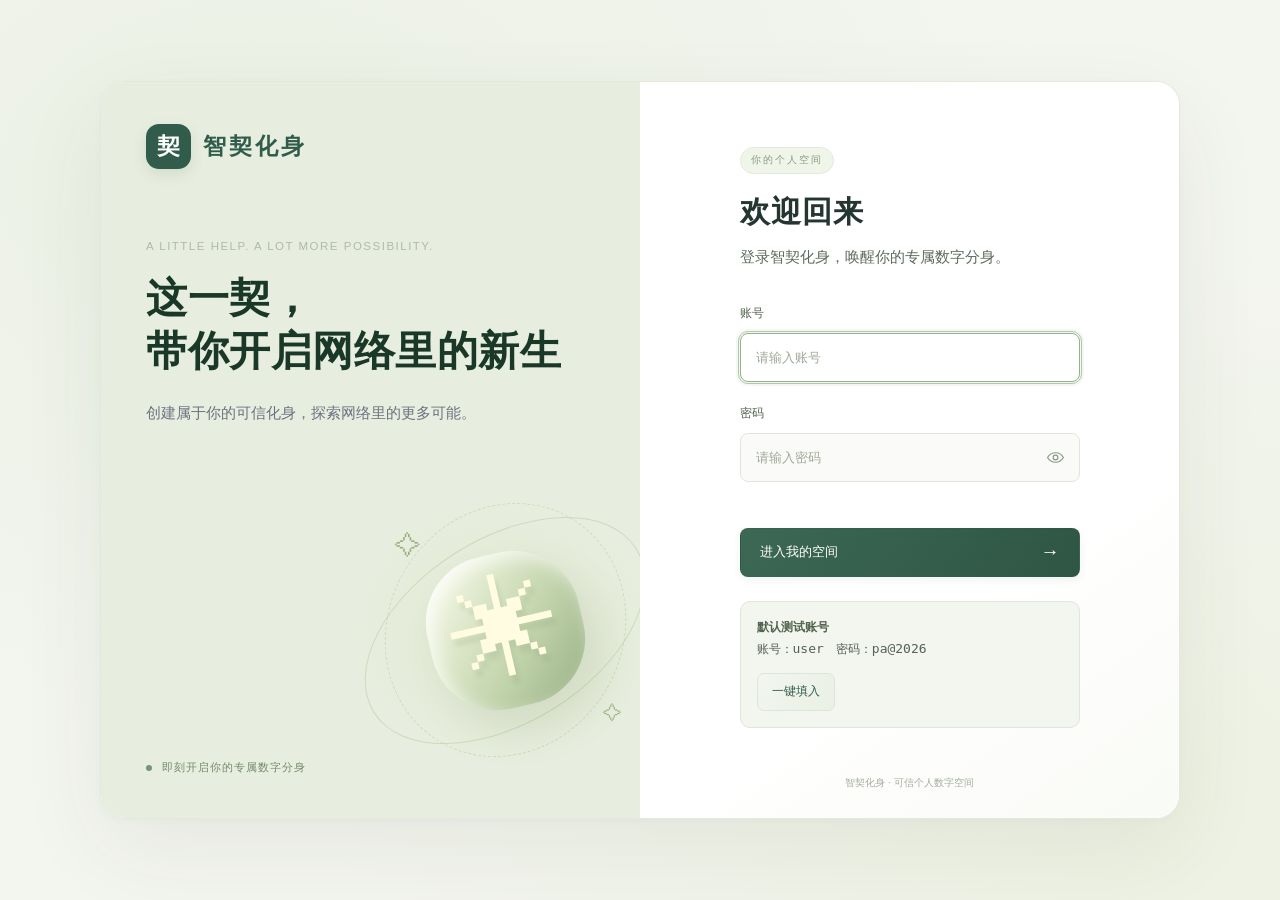
<file: app/web_user/experience/login.html>
<!doctype html>
<html lang="zh-CN">
<head>
  <meta charset="utf-8">
  <meta name="viewport" content="width=device-width,initial-scale=1">
  <title>登录 · 智契化身</title>
  <link rel="stylesheet" href="./style.css">
  <link rel="stylesheet" href="./login.css">
  <link rel="stylesheet" href="./button-motion.css">
  <link rel="stylesheet" href="./ambient-motion.css">
</head>
<body class="login-page">
<div class="login-shell">

  <!-- ================= 左侧欢迎区 ================= -->
  <section class="welcome">
    <a class="brand" href="./login.html">
      <span class="brand-icon">契</span>
      <span>智契化身</span>
    </a>

    <div class="welcome-copy">
      <p class="eyebrow" style="opacity: 0.55; font-size: 11.5px; letter-spacing: 1.5px;">A LITTLE HELP. A LOT MORE POSSIBILITY.</p>

      <!-- 主标题：调整了字号（41px）和字间距（0.5px），完美适配两行，深墨绿显高级 -->
      <h1 style="color: #1a3827; font-weight: 800; font-size: 41px; line-height: 1.3; margin-top: 16px; margin-bottom: 20px; letter-spacing: 0.5px;">
        这一契，<br>带你开启网络里的新生
      </h1>

      <!-- 弱化描述文字 -->
      <p style="color: #6b7280; font-size: 15px;">创建属于你的可信化身，探索网络里的更多可能。</p>
    </div>

    <div class="welcome-art" aria-hidden="true">
      <div class="welcome-ring ring-one"></div>
      <div class="welcome-ring ring-two"></div>
      <div class="welcome-orb">✳</div>
      <span class="spark spark-one">✧</span>
      <span class="spark spark-two">✧</span>
    </div>

    <div class="welcome-foot">
      <span class="green-dot"></span> 即刻开启你的专属数字分身
    </div>
  </section>

  <!-- ================= 右侧登录区 ================= -->
  <section class="login-side" aria-labelledby="login-title">
    <div class="login-content">
      <span class="login-kicker">你的个人空间</span>
      <h2 id="login-title">欢迎回来</h2>

      <!-- 副标题：去掉了刺眼的蓝色和加粗，换成了低饱和度的灰绿色 -->
      <p class="login-description" style="color: #5c6b5d; font-size: 14.5px;">登录智契化身，唤醒你的专属数字分身。</p>

      <form id="login-form">
        <label for="username">账号</label>
        <input id="username" name="username" required autocomplete="username" placeholder="请输入账号" autofocus maxlength="128">

        <label for="password">密码</label>
        <div class="password-field">
          <input id="password" name="password" type="password" required autocomplete="current-password" placeholder="请输入密码">
          <button type="button" id="toggle-password" aria-label="显示密码" aria-pressed="false">
            <svg viewBox="0 0 24 24" width="19" height="19" fill="none" stroke="currentColor" stroke-width="1.5" aria-hidden="true">
              <path d="M2 12s3.5-6 10-6 10 6 10 6-3.5 6-10 6S2 12 2 12Z"/>
              <circle cx="12" cy="12" r="3"/>
            </svg>
          </button>
        </div>
        <p id="login-error" role="alert" aria-live="polite"></p>

        <button type="submit" class="primary login-submit">进入我的空间 <span aria-hidden="true">→</span></button>
      </form>

      <aside class="demo-account" aria-label="默认测试账号">
        <strong>默认测试账号</strong>
        <p>账号：<code>user</code>　密码：<code>pa@2026</code></p>
        <button type="button" id="fill-demo" class="secondary">一键填入</button>
      </aside>
    </div>

    <p class="login-footer">智契化身 · 可信个人数字空间</p>
  </section>

</div>
<script src="./login.js" defer></script>
<script src="./button-motion.js" defer></script>
<script src="./ambient-motion.js" defer></script>
</body>
</html>
</file>
<file: app/web_user/experience/style.css>
@charset "UTF-8";
:root{--ink:#253632;--muted:#7a8580;--green:#315c4c;--line:#e5e9e4;--bg:#f7f8f4}*{box-sizing:border-box}body{margin:0;background:var(--bg);color:var(--ink);font:14px/1.65 "Segoe UI","Microsoft YaHei",sans-serif}button,input,select{font:inherit}button,a,input,select{ -webkit-tap-highlight-color:transparent}button,a{transition:background .18s,transform .18s}button{cursor:pointer;border:0}button:disabled{opacity:.45;cursor:not-allowed}button:hover:not(:disabled){filter:brightness(.96)}button:focus-visible,a:focus-visible{outline:3px solid #94b69f;outline-offset:4px}a{color:var(--green);text-decoration:none}h1,h2,h3,p{margin-top:0}h1{font-size:31px;letter-spacing:-1px;line-height:1.4;margin-bottom:10px;font-weight:600}h2{font-size:19px;font-weight:600}h3{font-size:17px;font-weight:600}small{font-size:12px}.sidebar{position:fixed;inset:0 auto 0 0;width:234px;background:#fff;border-right:1px solid var(--line);padding:34px 23px;display:flex;flex-direction:column}.brand{display:flex;align-items:center;gap:12px;font-size:24px;font-weight:650;letter-spacing:3px}.brand small{display:block;font-size:9px;letter-spacing:2px;color:var(--muted);font-weight:400}.brand-icon{background:var(--green);color:white;border-radius:13px;display:inline-grid;place-items:center;width:45px;height:45px;font-size:23px;letter-spacing:0}.nav-label{font-size:11px;color:#929b95;margin:55px 12px 17px}nav{display:grid;gap:9px}nav button{display:flex;gap:16px;padding:13px 16px;background:none;border-radius:9px;text-align:left;color:#7a8580;font-size:17px}nav button span{font-size:14px}nav button.active{background:#edf2eb;color:var(--green);font-weight:600}.side-note{margin-top:auto;background:#f6f8f2;padding:18px 13px;border-radius:12px;font-size:12px}.side-note p{color:var(--muted);font-size:11px;margin:9px 0 0}.green-dot{display:inline-block;width:6px;height:6px;background:#759778;border-radius:50%;margin-right:6px}.profile{display:flex;align-items:center;gap:10px;border-top:1px solid var(--line);padding-top:22px;margin-top:22px}.avatar{width:35px;height:35px;display:grid;place-items:center;background:#eee9de;border-radius:50%}.profile small{display:block;color:var(--muted);font-size:10px}.profile b{font-size:12px}.profile button{margin-left:auto;background:none;font-size:19px;color:var(--muted)}main{margin-left:234px;padding:0 46px;max-width:1600px}header{height:87px;display:flex;align-items:center;justify-content:space-between;border-bottom:1px solid var(--line);font-size:12px}.breadcrumb{color:#939c96}.header-tag{border:1px solid #dbe2d6;border-radius:20px;padding:5px 12px;color:#68806b;font-size:11px}.page{padding:34px 0}.heading{display:flex;align-items:center;justify-content:space-between;gap:16px;margin-bottom:26px}.heading p{color:var(--muted);margin-bottom:0}.eyebrow{font-size:10px;letter-spacing:2px;color:#83917f!important;margin-bottom:12px!important}.primary,.secondary,.light{padding:11px 21px;border-radius:7px;font-size:13px;font-weight:500;display:inline-block}.primary{color:#fff;background:var(--green)}.secondary{color:var(--green);background:#edf2eb;border:1px solid #dce5dc}.light{background:#fff;color:var(--green)}.light span{margin-left:26px}.hero{min-height:308px;border-radius:16px;background:#e9eee2;position:relative;overflow:hidden;display:grid;grid-template-columns:1fr 1fr}.hero-copy{padding:33px 37px;z-index:1}.pill{font-size:10px;border:1px solid #c9d5be;padding:4px 10px;border-radius:20px;color:#5b7458}.hero h2{font-size:32px;line-height:1.5;letter-spacing:1px;margin:17px 0 11px}.hero p{font-size:12px;color:#71806a;margin-bottom:22px}.orbit-art{position:relative;display:grid;place-items:center;min-height:310px;background:radial-gradient(ellipse,#d6e1bd99,transparent 65%)}.orb{width:143px;height:143px;border-radius:43%;transform:rotate(-12deg);background:linear-gradient(130deg,#ffffed,#c0d2a9 60%,#8ca779);box-shadow:inset 5px 6px 15px #ffffffbb,12px 22px 40px #74845733;display:grid;place-items:center}.orb span{color:#fff9d7;font-size:103px;text-shadow:3px 8px 5px #5d775533;line-height:1}.orbit{position:absolute;border:1px solid #b3c69a80;border-radius:50%;width:320px;height:220px;transform:rotate(-33deg)}.o2{width:250px;height:300px;transform:rotate(38deg);border-style:dashed}.float-tag{position:absolute;background:#ffffffd9;border:1px solid #fff;padding:9px 16px;border-radius:10px;color:#667a58;font-size:11px;box-shadow:0 5px 17px #40513508}.tag1{top:56px;right:44px}.tag2{left:7px;top:133px}.tag3{bottom:38px;right:43px}.stats{display:grid;grid-template-columns:repeat(3,1fr);gap:17px;margin:23px 0 33px}.stats article{background:#fff;border:1px solid var(--line);border-radius:11px;padding:19px 22px}.stats span{color:var(--muted);font-size:11px}.stats b{display:block;font-size:20px;font-weight:500;margin:5px 0}.stats small{color:#98a096;font-size:11px}.section-title{display:flex;justify-content:space-between;align-items:center;gap:15px;margin:23px 0 15px}.section-title h2{margin:0}.section-title>span{font-size:11px;color:var(--muted)}.text-button{background:none;color:#718570;font-size:12px}.panel{background:#fff;border:1px solid var(--line);border-radius:12px;padding:26px;margin-bottom:22px}.panel .section-title{margin-top:0}.empty{text-align:center;padding:28px}.empty-icon{display:inline-grid;place-items:center;width:55px;height:55px;border-radius:17px;background:#f0f3e9;color:#8ca174;font-size:33px}.empty h3{margin:13px 0 6px}.empty p,.muted{color:var(--muted);font-size:12px}.empty .primary{margin-top:4px}.scenarios{display:grid;grid-template-columns:repeat(3,1fr);gap:17px}.scenarios button{background:#fff;border:1px solid var(--line);border-radius:12px;text-align:left;padding:21px;color:var(--ink)}.scenario-icon{width:36px;height:36px;border-radius:10px;display:grid;place-items:center;font-size:21px;margin-bottom:16px}.lavender{background:#f0edf8;color:#9c87b6}.peach{background:#fbf0e2;color:#ba945b}.mint{background:#e9f3ee;color:#779d8b}.scenarios h3{font-size:14px;margin-bottom:8px}.scenarios p{font-size:12px;color:var(--muted)}.scenarios button>span:last-child{font-size:11px;color:#84917c}footer{font-size:10px;color:#a0aaa0;text-align:center;padding-top:30px}.steps{display:flex;gap:10px;margin-bottom:25px}.steps span{flex:1;border-top:3px solid #dde4d9;padding:12px 0;color:var(--muted)}.steps span.done{border-color:var(--green);color:var(--green)}label{display:block;font-size:12px;margin:15px 0;color:#61736a}input,select{display:block;width:100%;padding:11px 12px;border:1px solid #dce3dc;border-radius:7px;background:#fcfdfa;color:var(--ink);margin-top:7px}input:focus,select:focus{outline:2px solid #b2c7aa;outline-offset:1px}.form-grid{display:grid;grid-template-columns:1fr 1fr;gap:0 22px}.upload{padding:15px;background:#f7f9f3;border:1px dashed #cedbc7;border-radius:9px}.upload small{color:var(--muted)}.upload input{border:0;background:none}.capability-row{padding:12px 0;border-bottom:1px solid var(--line)}.capability-row label{display:inline-flex;align-items:center;gap:8px;padding:8px 12px;background:#f4f7f0;border-radius:7px;margin:5px 8px 5px 0}.capability-row input{width:auto;margin:0;accent-color:var(--green)}#confirm-capabilities{margin-top:20px}#notice{position:sticky;top:10px;z-index:5;background:#e7efe1;border:1px solid #c9d9bd;border-radius:9px;padding:13px 20px;box-shadow:0 4px 20px #22332210}#notice.error{background:#fff0e9;border-color:#e7c9ba;color:#9d543c}dialog{border:1px solid var(--line);border-radius:18px;padding:38px;width:430px;max-width:92vw;color:var(--ink);box-shadow:0 30px 100px #24342b33}dialog::backdrop{background:#263c3066;backdrop-filter:blur(5px)}dialog .eyebrow{margin-top:23px}dialog .primary{width:100%}#login-error{color:#ad5e4f;font-size:12px}.identity-banner{text-align:center;padding:45px}.identity-banner h2{margin-top:20px}dl{display:grid;grid-template-columns:130px 1fr;font-size:13px;gap:15px}dt{color:var(--muted)}dd{margin:0;overflow-wrap:anywhere}pre{white-space:pre-wrap;overflow-wrap:anywhere;background:#f4f6f1;padding:15px;border-radius:7px;font-size:12px}#creation-result{margin-top:18px}.agent-live{display:flex;align-items:center;gap:20px;text-align:left}.agent-live h3{margin:0}.agent-live p{margin:4px 0}.agent-live button{margin-left:auto}[hidden]{display:none!important}@media(min-width:1500px){main{margin-right:auto}}@media(max-width:1050px){.sidebar{width:194px;padding:26px 16px}main{margin-left:194px;padding:0 25px}.hero-copy{padding:28px}.tag1{right:10px}.tag2{left:-14px}.orbit{width:230px}.heading h1{font-size:26px}.hero h2{font-size:27px}}@media(max-width:720px){.sidebar{position:static;width:100%;padding:14px 18px;border-right:0;border-bottom:1px solid var(--line)}.brand{font-size:20px}.brand-icon{width:35px;height:35px;font-size:19px}.nav-label,.side-note,.profile{display:none}nav{display:flex;margin-top:15px;gap:2px;overflow-x:auto}nav button{padding:8px;gap:5px;white-space:nowrap}nav button span{font-size:12px}main{margin:0;padding:0 18px}header{height:55px}.page{padding:25px 0}.heading{display:block}.heading>.primary{margin-top:17px}h1{font-size:25px}.hero{grid-template-columns:1fr}.hero-copy{padding:28px}.orbit-art{position:absolute;right:-65px;top:22px;width:240px;opacity:.35}.hero-copy{max-width:90%}.float-tag{display:none}.stats{gap:8px}.stats article{padding:12px 9px}.stats b{font-size:15px}.stats small{display:none}.scenarios{grid-template-columns:1fr}.scenarios button{padding:18px}.scenarios p br{display:none}.form-grid{grid-template-columns:1fr}.panel{padding:20px}.section-title>span{display:none}.steps{font-size:12px}.agent-live{flex-wrap:wrap}.agent-live button{margin-left:0}dl{grid-template-columns:1fr;gap:5px}dd{margin-bottom:12px}}
.session-checking > .sidebar,.session-checking > main{display:none}
.sidebar nav button{display:flex;align-items:center;gap:12px;padding:13px 16px;min-height:48px;font-family:inherit;font-size:14px;font-weight:500;line-height:1.5;letter-spacing:0;text-align:left}
.sidebar nav button.active{font-weight:600}
.sidebar nav button .nav-icon{display:inline-flex;align-items:center;justify-content:center;flex:0 0 22px;width:22px;font-size:20px;line-height:1;font-weight:400}
.sidebar nav button .nav-text{font-family:inherit;font-size:14px;line-height:1.5}
@media(max-width:700px){.sidebar nav button{gap:7px;padding:9px 10px;min-height:40px}.sidebar nav button .nav-icon{flex-basis:20px;width:20px;font-size:18px}.sidebar nav button .nav-text{font-size:12px}}

/* Standalone first-login setup, reusing the existing claim forms. */
.setup-bar{display:flex;align-items:center;justify-content:space-between;gap:16px;margin-bottom:40px;color:#3d6052}
.setup-bar[hidden]{display:none}
body.first-setup .sidebar,body.first-setup main>header{display:none}
body.first-setup{display:block;background:radial-gradient(ellipse at top,#e7eddd,transparent 65%),#f7f9f4}
body.first-setup main{margin:0 auto;width:min(860px,100%);max-width:860px;padding:32px 24px;box-sizing:border-box}
body.first-setup #page-create>.heading{text-align:center;justify-content:center}
body.first-setup #page-create>.panel{border-radius:24px;box-shadow:0 12px 40px #3d60520a}
body.first-setup #page-create>.panel[hidden]{display:none}
body.first-setup .steps{margin:24px 0}
@media(max-width:600px){body.first-setup main{padding:20px 16px}.setup-bar{align-items:flex-start;margin-bottom:24px}.setup-bar>div{display:flex;flex-wrap:wrap}}
</file>
<file: app/web_user/experience/login.css>
.login-page{min-height:100vh;min-height:100svh;display:grid;place-items:center;padding:40px;background:#f3f5ef}.login-shell{width:min(1080px,100%);min-height:660px;display:grid;grid-template-columns:1fr 1fr;background:#fff;border:1px solid #e4e9df;border-radius:24px;overflow:hidden;box-shadow:0 24px 80px #344b3910}.welcome{position:relative;overflow:hidden;background:#e8eedf;padding:42px 45px;display:flex;flex-direction:column}.welcome .brand{font-size:23px;z-index:1}.welcome-copy{position:relative;z-index:1;margin-top:68px}.welcome-copy .eyebrow{font-size:9px;letter-spacing:1.6px}.welcome-copy h1{font-size:38px;line-height:1.6;letter-spacing:1px;margin:17px 0}.welcome-copy>p:last-child{font-size:14px;line-height:1.9;color:#788570}.welcome-foot{position:relative;z-index:1;margin-top:auto;padding-top:180px;font-size:11px;letter-spacing:1px;color:#75876b}.welcome-art{position:absolute;width:330px;height:285px;right:-30px;bottom:45px;display:grid;place-items:center;background:radial-gradient(ellipse,#d2deba66,transparent 67%)}.welcome-orb{width:155px;height:155px;display:grid;place-items:center;border-radius:43%;transform:rotate(-13deg);background:linear-gradient(130deg,#fffff0,#c2d4ac 60%,#96ae82);box-shadow:inset 6px 8px 18px #ffffffb0,12px 25px 38px #6b825323;color:#fffce2;font-size:110px;line-height:1;text-shadow:3px 7px 4px #6d845b22}.welcome-ring{position:absolute;border:1px solid #b6c99d88;border-radius:50%;width:310px;height:185px;transform:rotate(-32deg)}.ring-two{width:235px;height:260px;border-style:dashed;transform:rotate(30deg)}.spark{position:absolute;color:#98ad7f;font-size:26px}.spark-one{top:37px;left:55px}.spark-two{bottom:44px;right:48px;font-size:19px}.login-side{position:relative;display:flex;align-items:center;justify-content:center;padding:65px 55px 90px}.login-content{width:100%;max-width:340px}.login-kicker{font-size:11px;letter-spacing:2px;color:#8a9982}.login-content h2{font-size:30px;letter-spacing:1px;margin:13px 0 10px}.login-description{color:#899187;font-size:12px;margin-bottom:34px}.login-content label{font-size:12px;margin:22px 0 9px;color:#52634f}.login-content input{height:49px;margin:0;background:#fafbf8;border-color:#e0e6da;border-radius:8px;padding:12px 15px;font-size:13px}.password-field{position:relative}.password-field input{padding-right:49px}.password-field button{position:absolute;right:5px;top:5px;width:39px;height:39px;display:grid;place-items:center;background:none;color:#8b9983;border-radius:6px}.login-submit{width:100%;display:flex;align-items:center;justify-content:space-between;height:49px;padding:0 19px;font-size:13px;border-radius:8px}.login-submit span{font-size:19px}.login-content #login-error{min-height:24px;margin:12px 0 10px;font-size:12px}.login-help{text-align:center;font-size:11px;color:#9ca594;margin:22px 0 0}.login-footer{position:absolute;bottom:26px;left:15px;right:15px;text-align:center;font-size:10px;color:#a4ad9d;margin:0}@media(max-width:760px){.login-page{padding:20px}.login-shell{grid-template-columns:1fr;max-width:470px;min-height:0;border-radius:18px}.welcome{padding:27px 30px;min-height:205px}.welcome-copy{margin-top:22px}.welcome-copy .eyebrow,.welcome-copy>p:last-child,.welcome-foot{display:none}.welcome-copy h1{font-size:24px;line-height:1.5;margin:0}.welcome-art{width:180px;height:170px;right:-8px;bottom:-22px;opacity:.65}.welcome-orb{width:85px;height:85px;font-size:62px}.welcome-ring{width:170px;height:105px}.ring-two{width:130px;height:145px}.spark{display:none}.login-side{padding:33px 30px 72px}.login-content{max-width:none}.login-content h2{font-size:26px;margin-top:8px}.login-description{margin-bottom:23px}.login-footer{bottom:21px}.login-content label{margin-top:17px}}@media(prefers-reduced-motion:reduce){*{transition:none!important}}
.demo-account{margin-top:24px;padding:16px;background:#f3f6ee;border:1px solid #e0e6da;border-radius:10px;font-size:12px;color:#52634f}.demo-account p{line-height:1.8;overflow-wrap:anywhere}.demo-account code{font-size:13px}.demo-account button{padding:8px 14px;font-size:12px}
</file>
<file: app/web_user/experience/button-motion.css>
/* Shared, lightweight feedback for login and workspace controls. */
button {
  position: relative;
  isolation: isolate;
  transition: transform 180ms ease, box-shadow 180ms ease,
    background-color 180ms ease, border-color 180ms ease, opacity 180ms ease;
  -webkit-tap-highlight-color: transparent;
}
@media (hover: hover) and (pointer: fine) {
  .primary:hover:not(:disabled), .secondary:hover:not(:disabled),
  .light:hover:not(:disabled) {
    transform: translateY(-2px);
    box-shadow: 0 6px 16px #315c4c20;
  }
  .scenarios button:hover:not(:disabled) {
    transform: translateY(-4px);
    box-shadow: 0 10px 24px #315c4c12;
    border-color: #bdcdb5;
  }
  nav button:hover:not(:disabled) { background-color: #edf2eb; }
  .text-button:hover:not(:disabled), #toggle-password:hover { background-color: #edf2eb; }
  .login-submit:hover:not(:disabled) span, .light:hover:not(:disabled) span {
    transform: translateX(4px);
  }
}
.login-submit span, .light span {
  display: inline-block;
  transition: transform 180ms ease;
}
button:active:not(:disabled) {
  transform: translateY(1px) scale(.975);
  box-shadow: none;
  transition-duration: 70ms;
}
button:disabled { transform: none; box-shadow: none; }
.button-ripple-layer {
  position: absolute;
  inset: 0;
  overflow: hidden;
  border-radius: inherit;
  pointer-events: none;
  z-index: 1;
}
.button-ripple {
  position: absolute;
  border-radius: 50%;
  background: #648b6430;
  transform: scale(0);
  opacity: .8;
  animation: button-ripple-out 520ms cubic-bezier(.2,.6,.3,1) forwards;
}
.primary .button-ripple { background: #ffffff38; }
@keyframes button-ripple-out {
  to { transform: scale(1); opacity: 0; }
}
@media (prefers-reduced-motion: reduce) {
  button, .login-submit span, .light span { transition: none !important; }
  button:hover:not(:disabled), button:active:not(:disabled),
  .login-submit:hover:not(:disabled) span, .light:hover:not(:disabled) span {
    transform: none !important;
  }
  .button-ripple-layer { display: none; }
}
</file>
<file: app/web_user/experience/ambient-motion.css>
/* Slow, quiet motion shared by the welcome screen and workspace illustration. */
/* Visual refinements only: no application state or interaction handlers. */
:root { --surface-shadow: 0 4px 22px #2b493407; }
body { background-image: radial-gradient(ellipse at 95% 0%, #e6eddf65, transparent 48%); }
::selection { background: #cbdcc2; color: #254631; }
.sidebar { background: linear-gradient(180deg, #fff, #fafcf8); }
.brand-icon { box-shadow: 0 5px 14px #315c4c20; }
nav button { border: 1px solid transparent; }
nav button.active { background: linear-gradient(110deg, #e4edde, #f1f5ec); border-color: #dae5d3; box-shadow: 0 3px 9px #315c4c07; }
nav button.active::before { content: ''; position: absolute; left: -8px; top: 26%; bottom: 26%; width: 3px; border-radius: 5px; background: #66835c; }
main > header { position: relative; }
.header-tag { background: #ffffff9c; }
.heading .eyebrow { color: #758e6a !important; }
.hero { border: 1px solid #e1e8d8; box-shadow: inset 0 1px 0 #ffffffa0, 0 12px 34px #46643d07; background-image: linear-gradient(115deg, #ecf0e5, #e5ecdc); }
.float-tag { backdrop-filter: blur(8px); box-shadow: 0 8px 20px #526b3f0c; }
.pill { background: #ffffff40; }
.panel, .stats article, .scenarios button { box-shadow: var(--surface-shadow); }
.panel, .stats article, .child-card { transition: border-color 220ms ease, box-shadow 220ms ease, background-color 220ms ease; }
.panel:focus-within { border-color: #b5cbaa; box-shadow: 0 0 0 3px #b5cbaa13, var(--surface-shadow); }
.stats article { position: relative; overflow: hidden; }
.stats article::after { content: ''; position: absolute; right: -20px; top: -25px; width: 85px; height: 85px; background: radial-gradient(circle, #e3ecdc80, transparent 70%); pointer-events: none; }
.stats b { letter-spacing: -.4px; }
.empty { background: radial-gradient(ellipse at 50% 15%, #f1f6ea90, transparent 62%), #fff; }
.empty-icon { border: 1px solid #e2ead9; box-shadow: inset 0 1px 0 #fff; }
.primary { background: linear-gradient(125deg, #3c6855, #2f5545); border: 1px solid #2f55451a; box-shadow: 0 3px 8px #315c4c13; }
.primary:disabled { box-shadow: none; }
.secondary { background: linear-gradient(120deg, #f2f6ee, #eaf0e4); }
.primary:focus-visible, .secondary:focus-visible, summary:focus-visible { outline: 3px solid #a3bf96; outline-offset: 4px; }
label { transition: color 180ms ease; }
label:focus-within { color: #315c4c; }
input:not([type=checkbox]), select { transition: border-color 180ms ease, background-color 180ms ease, box-shadow 180ms ease; }
input:not([type=checkbox]):focus, select:focus { background: #fff; border-color: #9ab38d; box-shadow: 0 0 0 4px #94af8014; outline-width: 1px; }
input::placeholder { color: #a0a99a; }
input[type=checkbox] { width: 16px; height: 16px; flex-shrink: 0; cursor: pointer; }
.capability-row label { border: 1px solid transparent; cursor: pointer; transition: background-color 180ms, border-color 180ms, box-shadow 180ms; }
.capability-row label:has(input:checked) { background: #e8f0e1; border-color: #b7cda9; color: #355c36; box-shadow: inset 0 1px 0 #ffffff9e; }
.capability-row label:has(input:disabled) { cursor: default; opacity: .7; }
.upload { transition: background-color 200ms, border-color 200ms; }
input[type=file]::file-selector-button { border: 1px solid #d0deca; background: #fff; color: #496a40; border-radius: 6px; padding: 8px 13px; margin-right: 12px; font: inherit; cursor: pointer; }
details > summary { padding: 12px 14px; border: 1px solid #e2e9dc; border-radius: 8px; background: #f7f9f3; color: #466540; transition: background-color 180ms, border-color 180ms; cursor: pointer; }
details[open] > summary { background: #edf3e7; border-color: #cbdcc0; margin-bottom: 14px; }
details[open] > form { animation: surface-enter 240ms ease-out; }
.steps span { border-radius: 3px 3px 0 0; transition: border-color 220ms, color 220ms, background-color 220ms; }
.steps span.done { background: linear-gradient(180deg, #e9f0e160, transparent); }
.page:not([hidden]) { animation: surface-enter 320ms cubic-bezier(.2,.7,.3,1); }
#notice { backdrop-filter: blur(12px); background: #eaf2e4f5; border-left: 4px solid #83a170; animation: notice-enter 230ms ease-out; }
#notice.error { border-left-color: #c38665; }
.login-page { background-image: radial-gradient(ellipse at 20% 20%, #e5eddc99, transparent 55%), radial-gradient(ellipse at 90% 90%, #edf1e2, transparent 50%); }
.login-shell { box-shadow: 0 30px 90px #32472c12, 0 2px 8px #32472c05; }
.login-side { background: linear-gradient(145deg, #fff 65%, #f9fbf6); }
.login-content .login-kicker { padding: 4px 10px; border-radius: 20px; background: #f0f5ea; border: 1px solid #e2eadb; font-size: 10px; }
.login-content #login-error:not(:empty) { padding: 9px 12px; background: #fff4ee; border-radius: 7px; border-left: 3px solid #d8a082; }
@media (hover: hover) and (pointer: fine) {
  .panel:hover, .stats article:hover, .child-card:hover { border-color: #cdddc3; box-shadow: 0 7px 25px #315c4c0b; }
  .scenarios button:hover .scenario-icon { transform: translateY(-2px) rotate(-6deg); }
  .scenario-icon { transition: transform 220ms ease; }
  .upload:hover { background: #f0f5e9; border-color: #9db78c; }
  .capability-row label:hover { border-color: #c5d6b9; }
  details > summary:hover { background: #edf3e7; border-color: #bdcfb1; }
  a.primary:hover { transform: translateY(-2px); box-shadow: 0 7px 18px #315c4c25; }
}
@keyframes surface-enter { from { opacity: 0; transform: translateY(7px); } to { opacity: 1; transform: translateY(0); } }
@keyframes notice-enter { from { opacity: 0; transform: translateY(-5px); } to { opacity: 1; transform: translateY(0); } }
@media (max-width: 720px) {
  nav button.active::before { left: 22%; right: 22%; top: auto; bottom: 1px; width: auto; height: 2px; }
  button, a.primary, details > summary { min-height: 42px; }
  .runtime-actions > * { flex-grow: 1; text-align: center; }
}
@media (prefers-reduced-motion: reduce) {
  .page:not([hidden]), details[open] > form, #notice { animation: none; }
  .panel, .stats article, .child-card, label, input, select, .capability-row label,
  .upload, details > summary, .steps span, .scenario-icon { transition: none !important; }
  .scenarios button:hover .scenario-icon, a.primary:hover { transform: none; }
}
.orbit-art, .welcome-art { --float-distance: -10px; }
.orb, .welcome-orb { animation: companion-float 7s ease-in-out infinite; }
.orb span { display: block; animation: companion-star 32s linear infinite; }
.orbit, .welcome-ring { animation: companion-orbit 38s linear infinite; }
.o1 { --orbit-angle: -33deg; }
.o2 { --orbit-angle: 38deg; animation-duration: 49s; animation-direction: reverse; }
.ring-one { --orbit-angle: -32deg; }
.ring-two { --orbit-angle: 30deg; animation-duration: 49s; animation-direction: reverse; }
.float-tag { animation: companion-label 6s ease-in-out infinite; }
.tag2 { animation-delay: -2s; }
.tag3 { animation-delay: -4s; }
.spark { animation: companion-twinkle 5s ease-in-out infinite; }
.spark-two { animation-delay: -2.5s; }
.login-shell { animation: welcome-enter 700ms cubic-bezier(.2,.7,.2,1) both; }
.welcome-copy { animation: welcome-enter 800ms 100ms cubic-bezier(.2,.7,.2,1) both; }
.login-content > .login-kicker, .login-content > h2, .login-description,
.login-content > form, .login-help {
  animation: welcome-enter 650ms cubic-bezier(.2,.7,.2,1) both;
}
.login-content > .login-kicker { display: inline-block; animation-delay: 120ms; }
.login-content > h2 { animation-delay: 180ms; }
.login-description { animation-delay: 230ms; }
.login-content > form { animation-delay: 280ms; }
.login-help { animation-delay: 330ms; }
.login-content input {
  transition: border-color 200ms ease, box-shadow 200ms ease, background-color 200ms ease;
}
.login-content input:focus {
  background-color: #fff;
  border-color: #95b18a;
  box-shadow: 0 0 0 4px #9cb68a1c;
}
.login-submit[aria-busy="true"]::after {
  content: '';
  width: 15px;
  height: 15px;
  border: 2px solid #ffffff55;
  border-top-color: #fff;
  border-radius: 50%;
  animation: companion-star 850ms linear infinite;
}
.login-content #login-error:not(:empty) { animation: message-enter 240ms ease-out; }
.motion-paused *, .motion-paused *::after { animation-play-state: paused !important; }
@keyframes companion-float {
  0%, 100% { transform: translateY(0) rotate(-13deg); }
  50% { transform: translateY(var(--float-distance)) rotate(-7deg); }
}
@keyframes companion-star { to { transform: rotate(360deg); } }
@keyframes companion-orbit {
  from { transform: rotate(var(--orbit-angle)); }
  to { transform: rotate(calc(var(--orbit-angle) + 360deg)); }
}
@keyframes companion-label {
  0%, 100% { transform: translateY(0); }
  50% { transform: translateY(-5px); }
}
@keyframes companion-twinkle {
  0%, 100% { opacity: .45; transform: scale(.9); }
  50% { opacity: .9; transform: scale(1.08); }
}
@keyframes welcome-enter {
  from { opacity: 0; transform: translateY(12px); }
  to { opacity: 1; transform: translateY(0); }
}
@keyframes message-enter {
  from { opacity: 0; transform: translateY(3px); }
  to { opacity: 1; transform: translateY(0); }
}
@media (max-width: 760px) {
  .orbit-art, .welcome-art { --float-distance: -5px; }
  .orb, .welcome-orb { animation-duration: 8s; }
  .login-shell { animation-duration: 450ms; }
}
@media (prefers-reduced-motion: reduce) {
  .orb, .orb span, .welcome-orb, .orbit, .welcome-ring, .float-tag, .spark,
  .login-shell, .welcome-copy, .login-content > .login-kicker,
  .login-content > h2, .login-description, .login-content > form, .login-help,
  .login-content #login-error:not(:empty), .login-submit[aria-busy="true"]::after {
    animation: none !important;
  }
  .login-content input { transition: none; }
}
</file>
